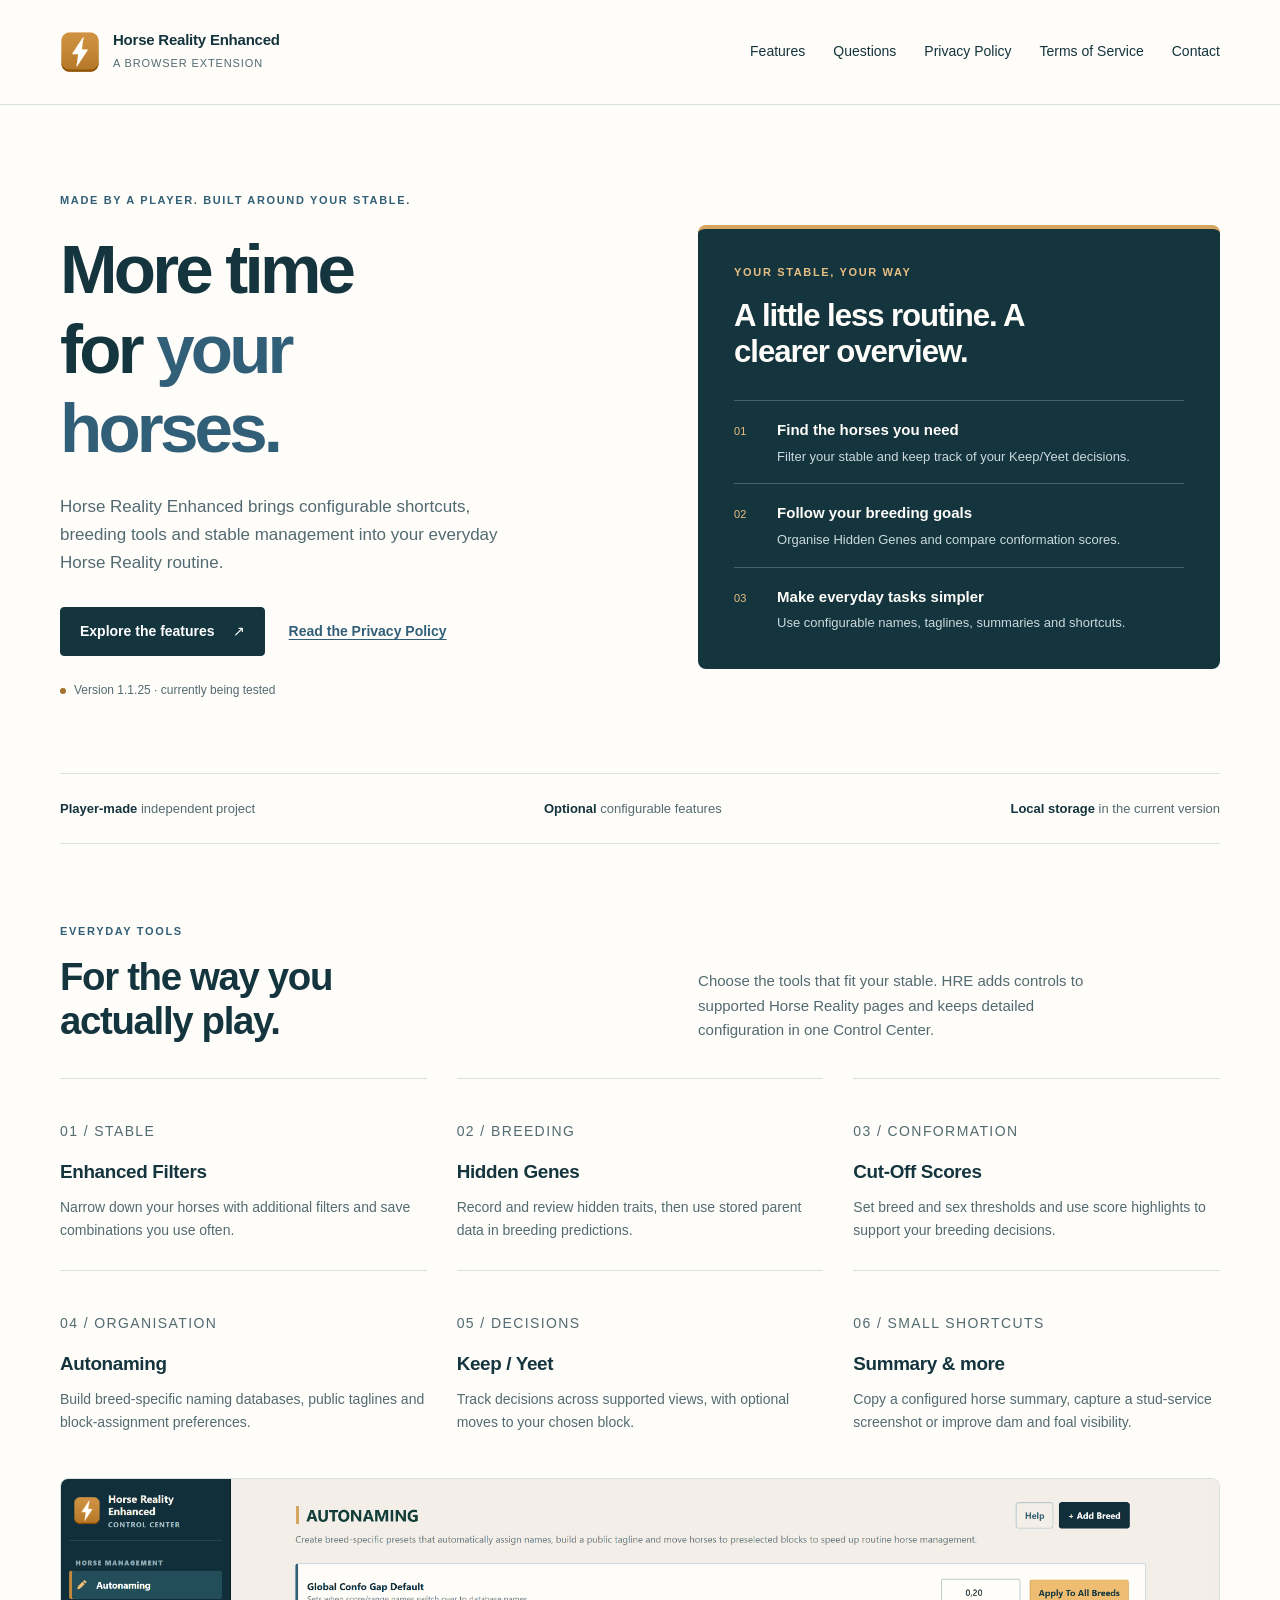
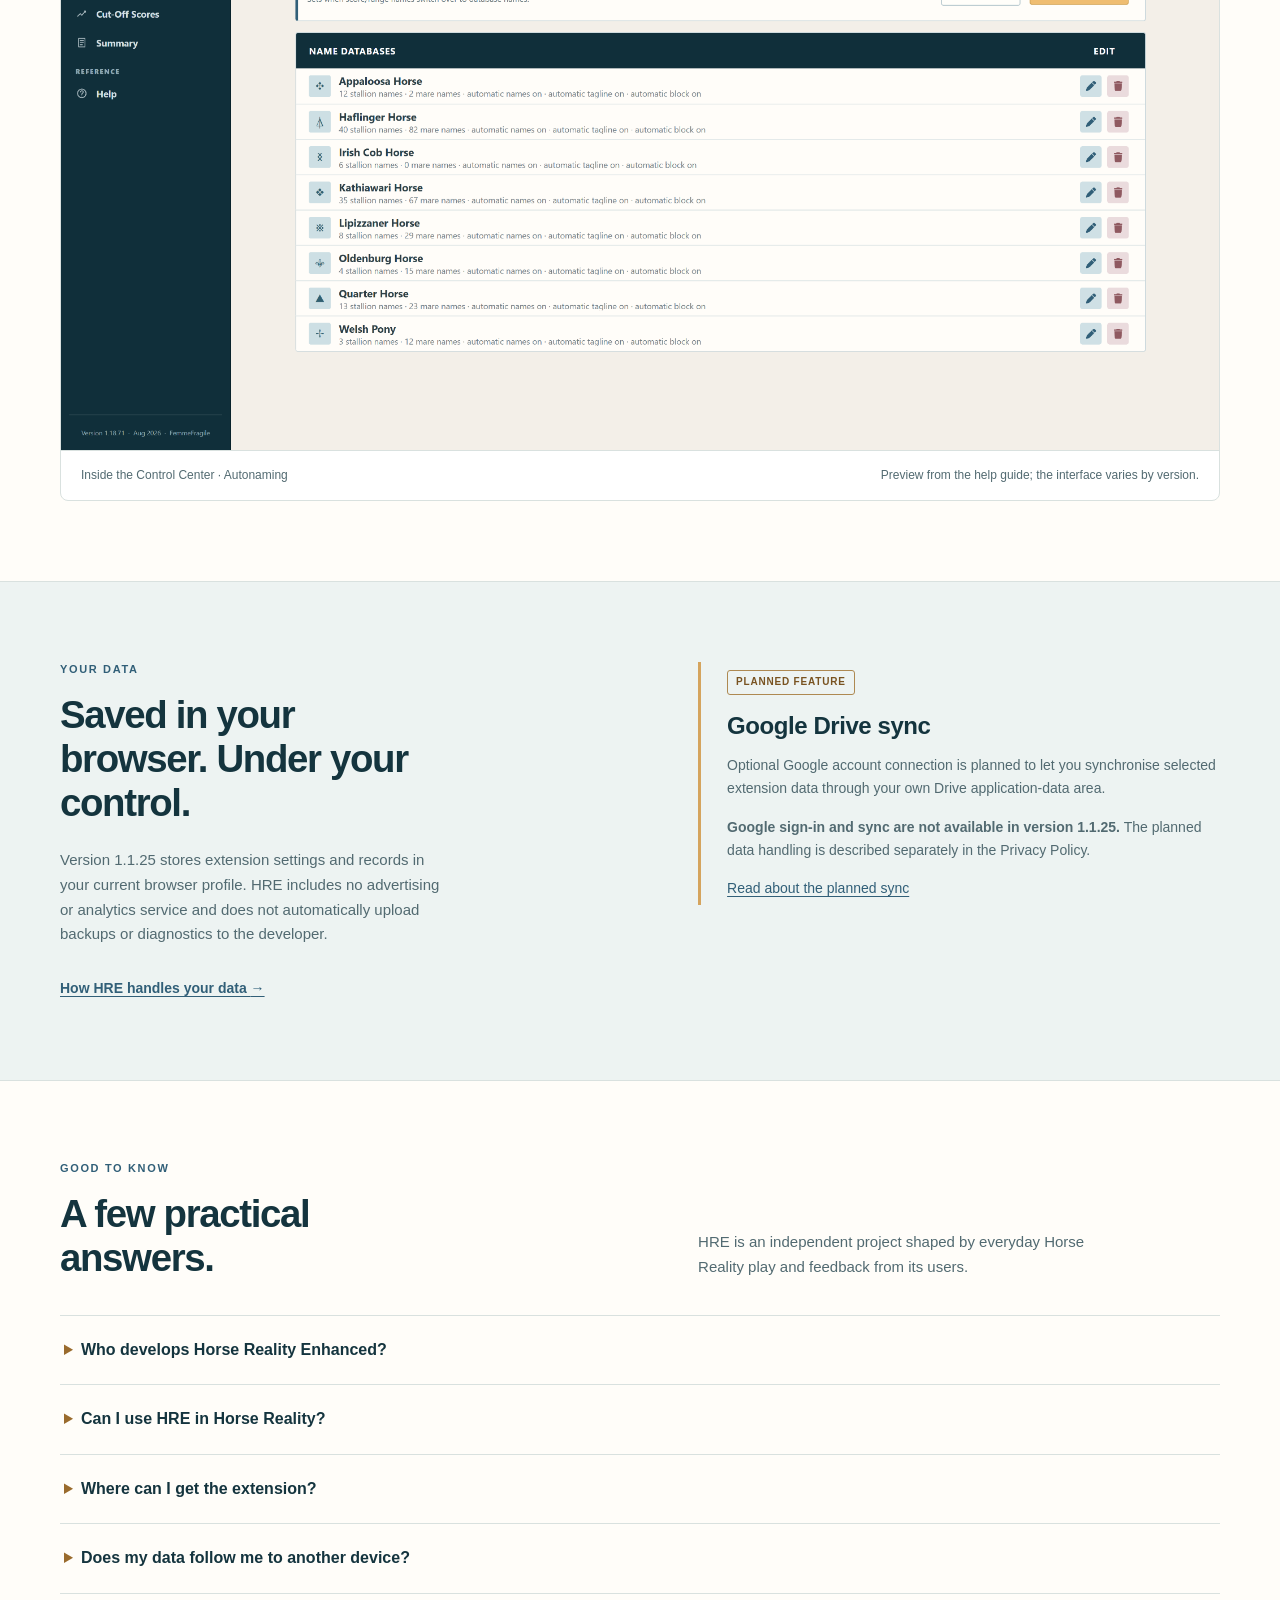
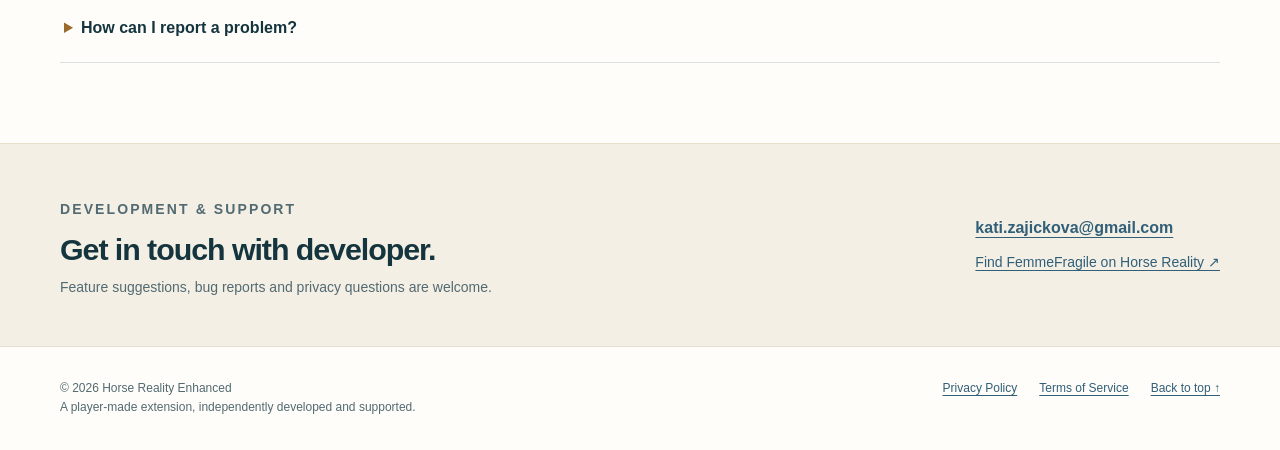
<file: index.html>
<!doctype html>
<html lang="en">
<head>
  <meta charset="utf-8">
  <meta name="viewport" content="width=device-width, initial-scale=1">
  <meta name="description" content="Horse Reality Enhanced is a player-made browser extension. Explore tools for horse management, breeding and conformation, and learn how HRE handles your data.">
  <meta name="theme-color" content="#14343e">
  <meta name="referrer" content="strict-origin-when-cross-origin">
  <meta http-equiv="Content-Security-Policy" content="default-src 'none'; style-src 'self'; img-src 'self'; script-src 'none'; base-uri 'self'; form-action 'none'">
  <!-- Paste your exact Google Search Console verification meta tag here when supplied. -->
  <title>Horse Reality Enhanced</title>
  <link rel="canonical" href="https://femmefragile.github.io/">
  <link rel="icon" type="image/png" href="assets/hre-icon.png">
  <link rel="stylesheet" href="assets/styles.css">
</head>
<body id="top">
  <a class="skip-link" href="#main">Skip to content</a>
  <header class="site-header">
    <div class="container header-inner">
      <a class="brand" href="index.html" aria-label="Horse Reality Enhanced home">
        <img src="assets/hre-icon.png" width="40" height="40" alt="">
        <span><span class="brand-name">Horse Reality Enhanced</span><span class="brand-sub">A browser extension</span></span>
      </a>
      <nav class="nav" aria-label="Main navigation">
        <a href="#features">Features</a><a href="#questions">Questions</a><a href="privacy.html">Privacy Policy</a><a href="terms.html">Terms of Service</a><a href="#contact">Contact</a>
      </nav>
    </div>
  </header>
  <main id="main">
    <div class="container">
      <section class="hero" aria-labelledby="hero-title">
        <div>
          <p class="eyebrow">Made by a player. Built around your stable.</p>
          <h1 id="hero-title">More time for <span>your horses.</span></h1>
          <p class="lead">Horse Reality Enhanced brings configurable shortcuts, breeding tools and stable management into your everyday Horse Reality routine.</p>
          <div class="actions"><a class="button" href="#features">Explore the features <span aria-hidden="true">↗</span></a><a class="text-link" href="privacy.html">Read the Privacy Policy</a></div>
          <p class="release-note">Version 1.1.25 · currently being tested</p>
        </div>
        <aside class="hero-panel" aria-label="What HRE helps with">
          <p class="eyebrow">Your stable, your way</p>
          <h2>A little less routine. A clearer overview.</h2>
          <ol class="panel-list">
            <li><span class="panel-number" aria-hidden="true">01</span><div><strong>Find the horses you need</strong><p>Filter your stable and keep track of your Keep/Yeet decisions.</p></div></li>
            <li><span class="panel-number" aria-hidden="true">02</span><div><strong>Follow your breeding goals</strong><p>Organise Hidden Genes and compare conformation scores.</p></div></li>
            <li><span class="panel-number" aria-hidden="true">03</span><div><strong>Make everyday tasks simpler</strong><p>Use configurable names, taglines, summaries and shortcuts.</p></div></li>
          </ol>
        </aside>
      </section>
      <div class="principles" aria-label="Project principles"><span><strong>Player-made</strong> independent project</span><span><strong>Optional</strong> configurable features</span><span><strong>Local storage</strong> in the current version</span></div>
      <section class="section" id="features" aria-labelledby="features-title">
        <div class="section-head"><div><p class="eyebrow">Everyday tools</p><h2 id="features-title">For the way you actually play.</h2></div><p>Choose the tools that fit your stable. HRE adds controls to supported Horse Reality pages and keeps detailed configuration in one Control Center.</p></div>
        <div class="feature-grid">
          <article class="feature"><p class="feature-number">01 / STABLE</p><h3>Enhanced Filters</h3><p>Narrow down your horses with additional filters and save combinations you use often.</p></article>
          <article class="feature"><p class="feature-number">02 / BREEDING</p><h3>Hidden Genes</h3><p>Record and review hidden traits, then use stored parent data in breeding predictions.</p></article>
          <article class="feature"><p class="feature-number">03 / CONFORMATION</p><h3>Cut-Off Scores</h3><p>Set breed and sex thresholds and use score highlights to support your breeding decisions.</p></article>
          <article class="feature"><p class="feature-number">04 / ORGANISATION</p><h3>Autonaming</h3><p>Build breed-specific naming databases, public taglines and block-assignment preferences.</p></article>
          <article class="feature"><p class="feature-number">05 / DECISIONS</p><h3>Keep / Yeet</h3><p>Track decisions across supported views, with optional moves to your chosen block.</p></article>
          <article class="feature"><p class="feature-number">06 / SMALL SHORTCUTS</p><h3>Summary &amp; more</h3><p>Copy a configured horse summary, capture a stud-service screenshot or improve dam and foal visibility.</p></article>
        </div>
        <figure class="preview"><a href="assets/control-center.webp" target="_blank" rel="noopener" aria-label="Open the Control Center preview at full size in a new tab"><img src="assets/control-center.webp" width="2048" height="1009" loading="lazy" alt="HRE Control Center showing the Autonaming module, a conformation gap setting and naming databases for several breeds."></a><figcaption><span>Inside the Control Center · Autonaming</span><span>Preview from the help guide; the interface varies by version.</span></figcaption></figure>
      </section>
    </div>
    <section class="privacy-band" aria-labelledby="privacy-title"><div class="container section two-column">
      <div><p class="eyebrow">Your data</p><h2 id="privacy-title">Saved in your browser. Under your control.</h2><p class="body-copy">Version 1.1.25 stores extension settings and records in your current browser profile. HRE includes no advertising or analytics service and does not automatically upload backups or diagnostics to the developer.</p><div class="actions"><a class="text-link" href="privacy.html">How HRE handles your data <span aria-hidden="true">→</span></a></div></div>
      <div class="sync-note"><span class="badge">Planned feature</span><h3>Google Drive sync</h3><p>Optional Google account connection is planned to let you synchronise selected extension data through your own Drive application-data area.</p><p><strong>Google sign-in and sync are not available in version 1.1.25.</strong> The planned data handling is described separately in the Privacy Policy.</p><p><a href="privacy.html#google-sync">Read about the planned sync</a></p></div>
    </div></section>
    <section class="container section" id="questions" aria-labelledby="questions-title">
      <div class="section-head"><div><p class="eyebrow">Good to know</p><h2 id="questions-title">A few practical answers.</h2></div><p>HRE is an independent project shaped by everyday Horse Reality play and feedback from its users.</p></div>
      <div class="faq">
        <details><summary>Who develops Horse Reality Enhanced?</summary><p>HRE is developed, a Horse Reality player. The Horse Reality team is not involved in its development, maintenance or support.</p></details>
        <details><summary>Can I use HRE in Horse Reality?</summary><p>Use of Horse Reality Enhanced was approved by the Horse Reality team in October 2026. Players will not receive in-game penalties for using this approved extension. HRE does not bypass or unlock paid Horse Reality features.</p></details>
        <details><summary>Where can I get the extension?</summary><p>Version 1.1.25 is currently being tested. <a href="#contact">Contact the developer</a> for information about availability.</p></details>
        <details><summary>Does my data follow me to another device?</summary><p>Not in version 1.1.25. Data stays in the browser profile where you use HRE; local backup export and import are available. Optional Google Drive sync is planned. Read the <a href="privacy.html#google-sync">planned sync disclosure</a> for details.</p></details>
        <details><summary>How can I report a problem?</summary><p><a href="#contact">Contact the developer</a> with the HRE version, the affected feature and the steps that caused the problem. If you choose to include a diagnostic export or screenshot, review it before sharing. HRE does not send these files automatically.</p></details>
      </div>
    </section>
    <section class="contact-band" id="contact" aria-labelledby="contact-title"><div class="container contact-inner"><div><p class="eyebrow">Development &amp; support</p><h2 id="contact-title">Get in touch with developer.</h2><p>Feature suggestions, bug reports and privacy questions are welcome.</p></div><div><a class="email-link" href="mailto:kati.zajickova@gmail.com">kati.zajickova@gmail.com</a><p><a href="https://v2.horsereality.com/user/380761">Find FemmeFragile on Horse Reality ↗</a></p></div></div></section>
  </main>
  <footer class="site-footer"><div class="container footer-inner"><p>© 2026 Horse Reality Enhanced<br>A player-made extension, independently developed and supported.</p><nav class="footer-links" aria-label="Footer navigation"><a href="privacy.html">Privacy Policy</a><a href="terms.html">Terms of Service</a><a href="#top">Back to top ↑</a></nav></div></footer>
</body>
</html>
</file>
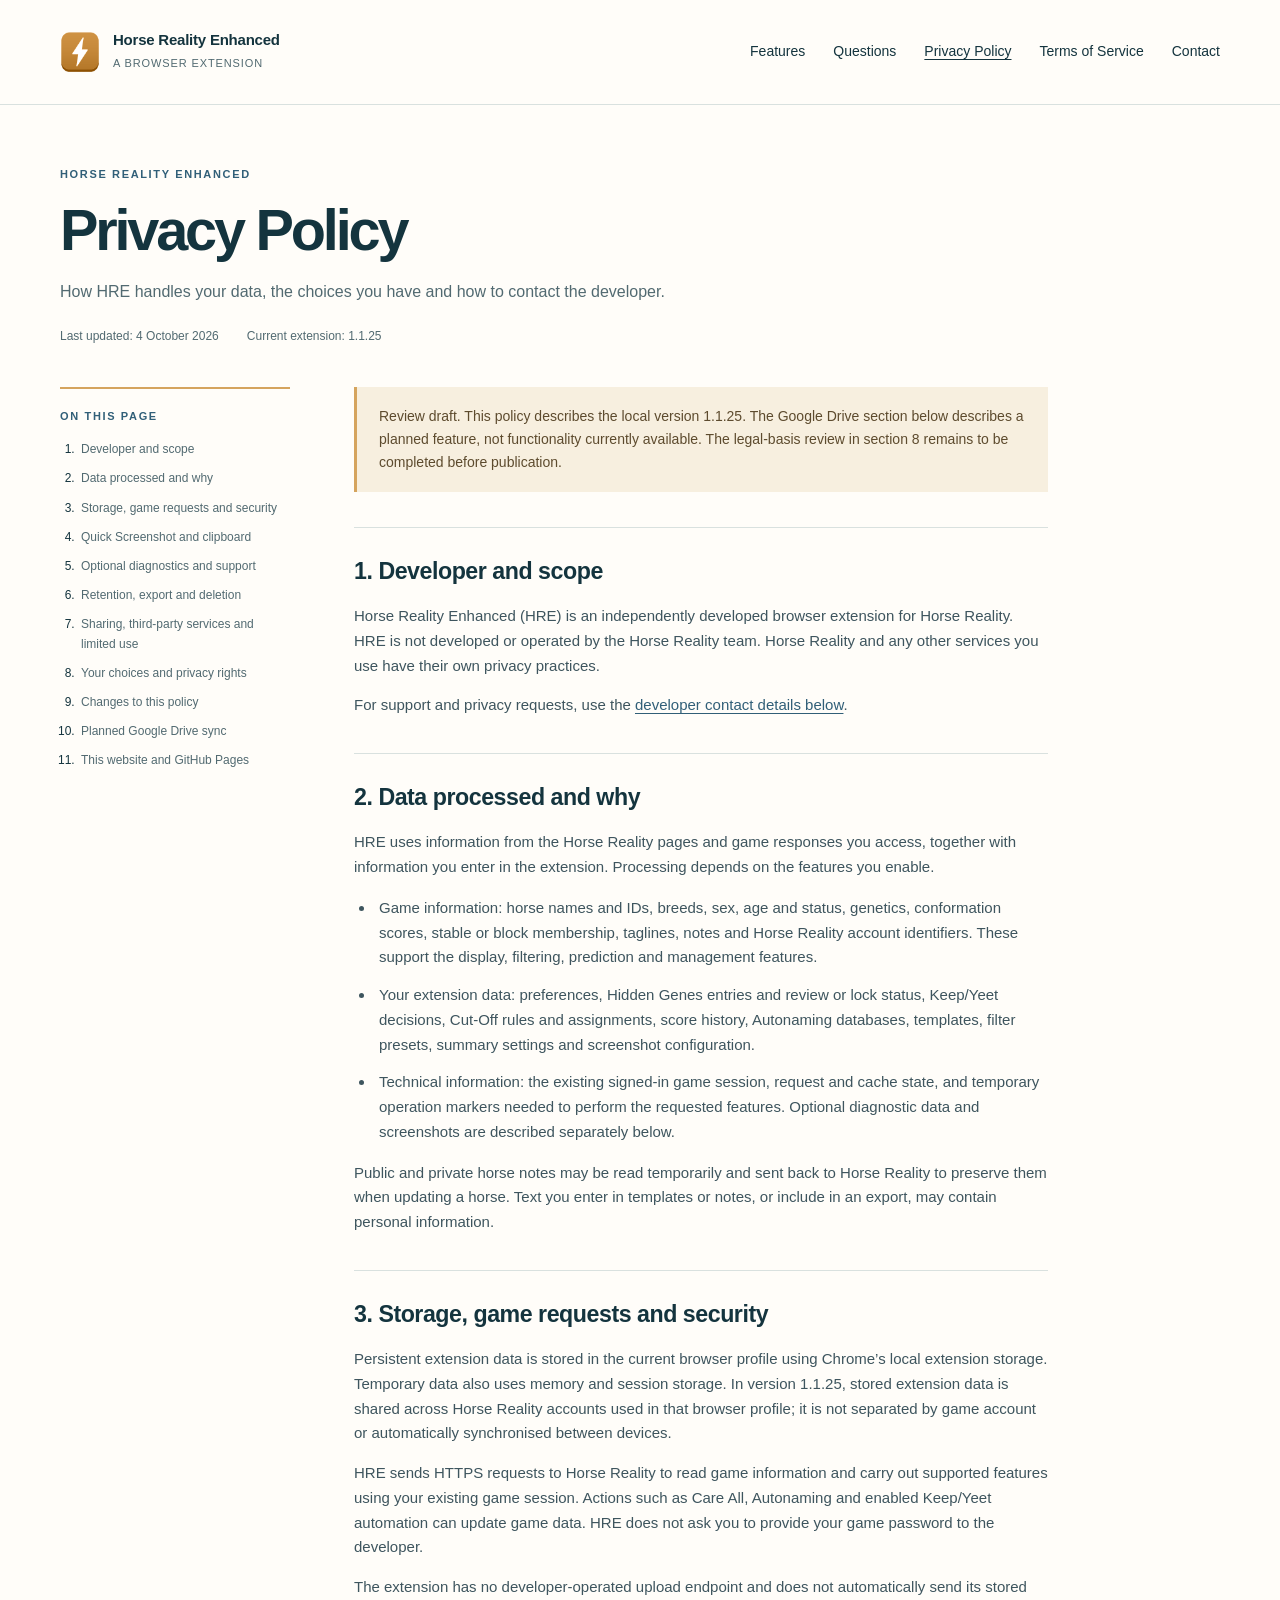
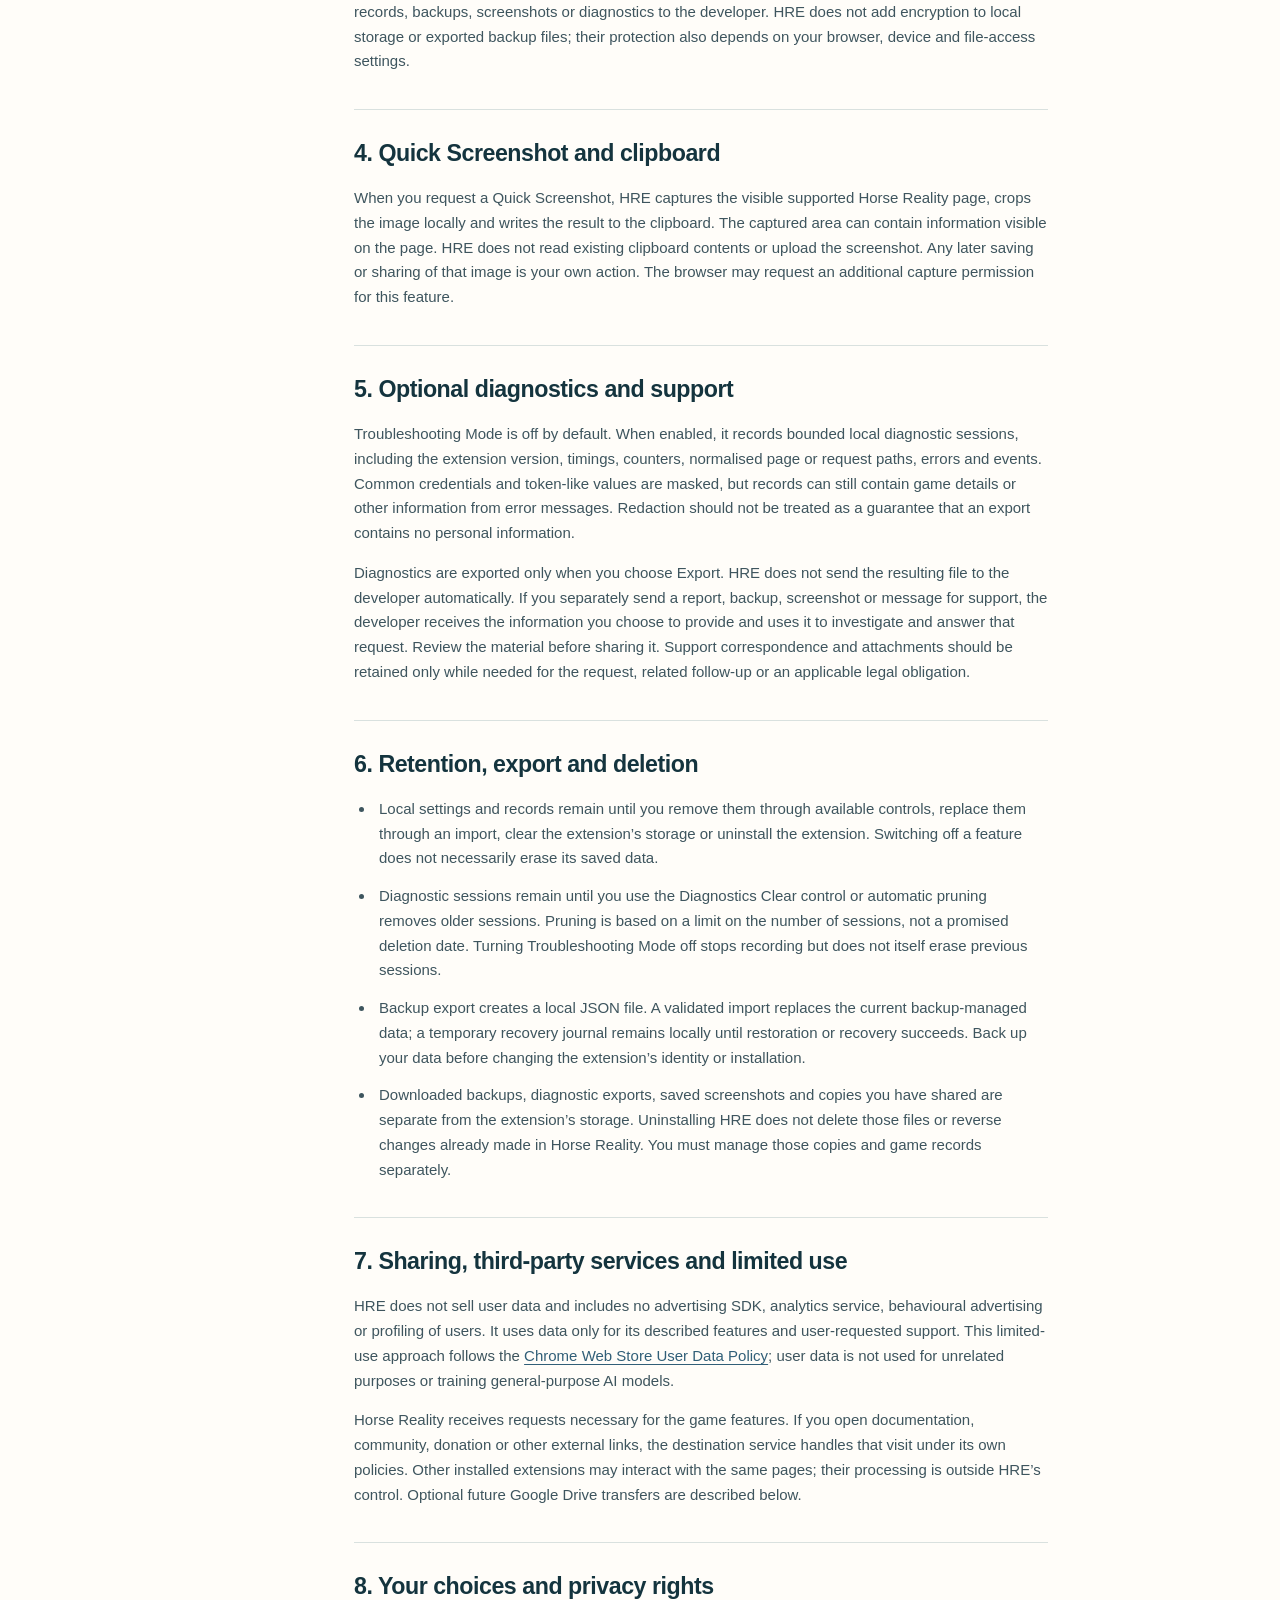
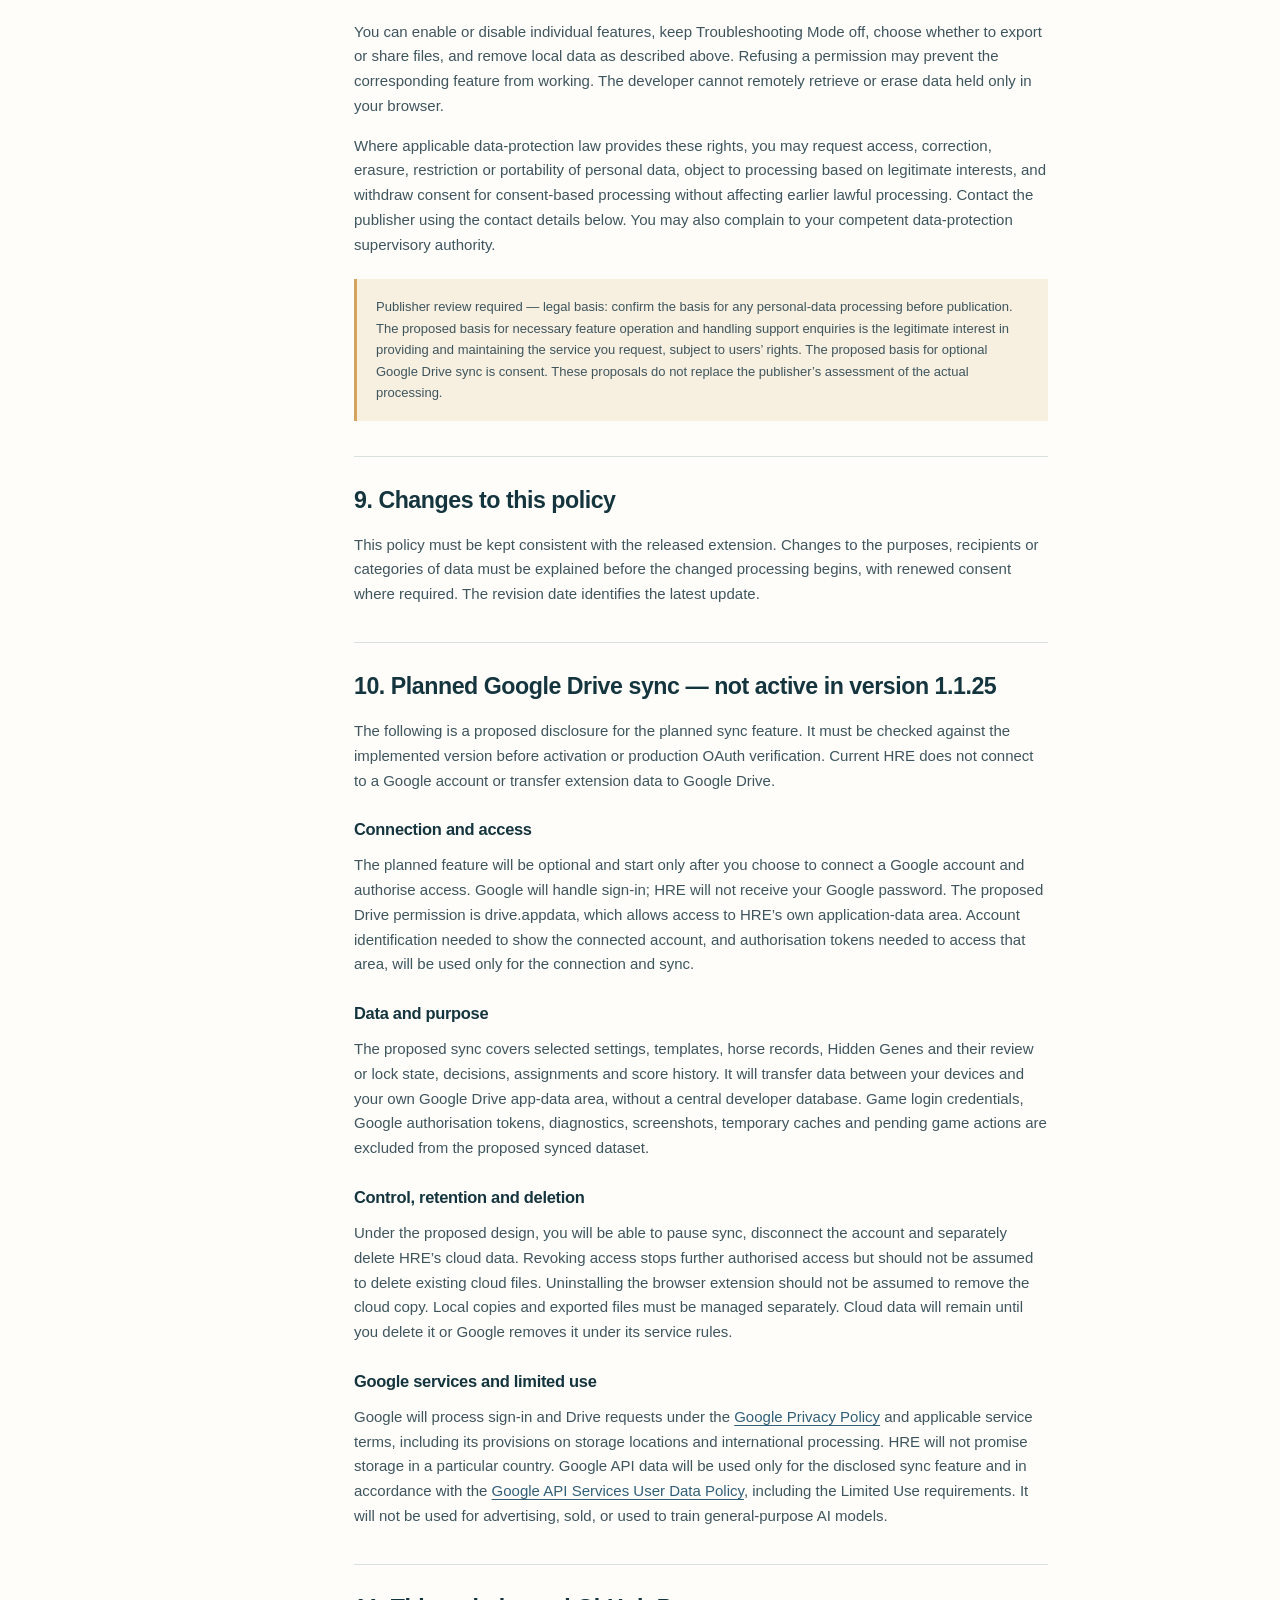
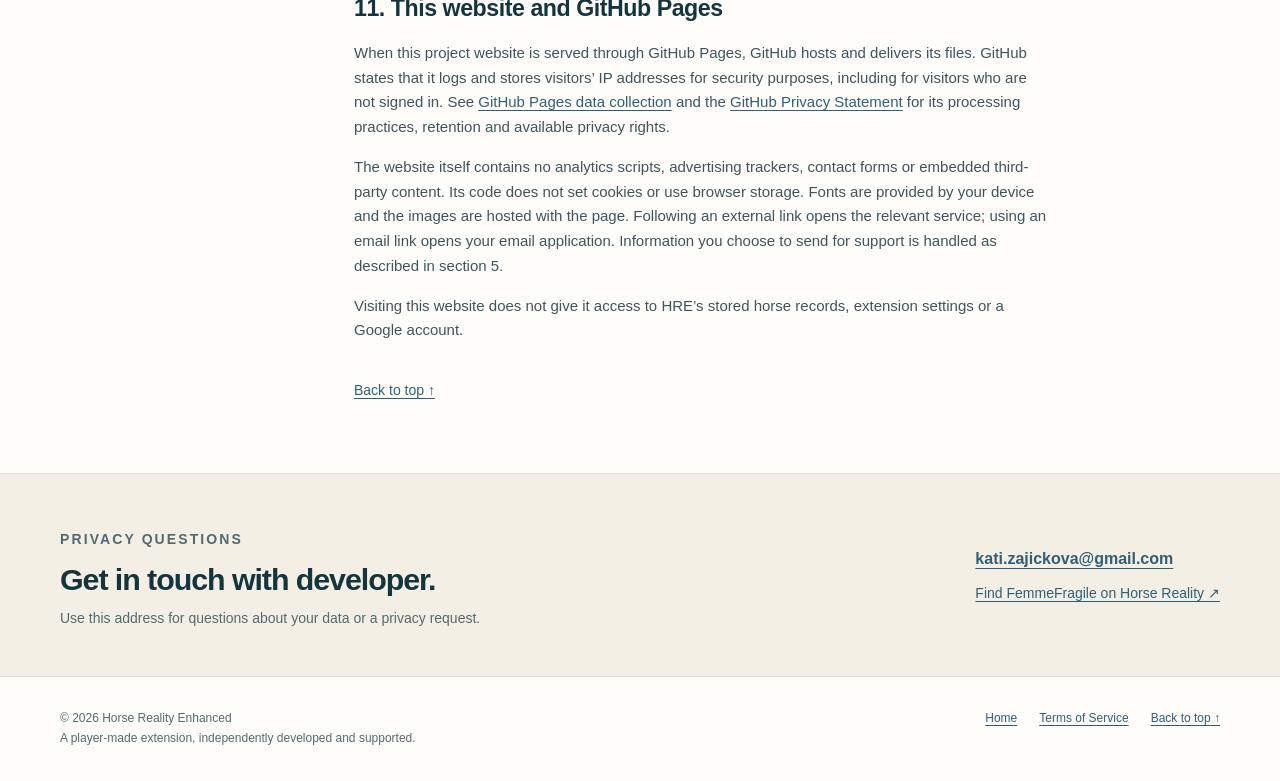
<file: privacy.html>
<!doctype html>
<html lang="en">
<head>
  <meta charset="utf-8">
  <meta name="viewport" content="width=device-width, initial-scale=1">
  <meta name="description" content="Privacy Policy for Horse Reality Enhanced: local data, screenshots, diagnostics, deletion and planned optional Google Drive sync.">
  <meta name="theme-color" content="#14343e">
  <meta name="referrer" content="strict-origin-when-cross-origin">
  <meta http-equiv="Content-Security-Policy" content="default-src 'none'; style-src 'self'; img-src 'self'; script-src 'none'; base-uri 'self'; form-action 'none'">
  <title>Privacy Policy · Horse Reality Enhanced</title>
  <link rel="canonical" href="https://femmefragile.github.io/privacy.html">
  <link rel="icon" type="image/png" href="assets/hre-icon.png">
  <link rel="stylesheet" href="assets/styles.css">
</head>
<body id="top">
<a class="skip-link" href="#main">Skip to content</a>
<header class="site-header"><div class="container header-inner">
  <a class="brand" href="index.html" aria-label="Horse Reality Enhanced home"><img src="assets/hre-icon.png" width="40" height="40" alt=""><span><span class="brand-name">Horse Reality Enhanced</span><span class="brand-sub">A browser extension</span></span></a>
  <nav class="nav" aria-label="Main navigation"><a href="index.html#features">Features</a><a href="index.html#questions">Questions</a><a href="privacy.html" aria-current="page">Privacy Policy</a><a href="terms.html">Terms of Service</a><a href="index.html#contact">Contact</a></nav>
</div></header>
<main class="container" id="main">
  <div class="page-intro"><p class="eyebrow">Horse Reality Enhanced</p><h1>Privacy Policy</h1><p class="lead">How HRE handles your data, the choices you have and how to contact the developer.</p><div class="policy-meta"><span>Last updated: <time datetime="2026-10-04">4 October 2026</time></span><span>Current extension: 1.1.25</span></div></div>
  <div class="policy-layout">
    <nav class="toc" aria-label="Privacy Policy contents"><p class="eyebrow">On this page</p><ol><li><a href="#developer">Developer and scope</a></li>
<li><a href="#data">Data processed and why</a></li>
<li><a href="#storage">Storage, game requests and security</a></li>
<li><a href="#screenshots">Quick Screenshot and clipboard</a></li>
<li><a href="#diagnostics">Optional diagnostics and support</a></li>
<li><a href="#deletion">Retention, export and deletion</a></li>
<li><a href="#sharing">Sharing, third-party services and limited use</a></li>
<li><a href="#rights">Your choices and privacy rights</a></li>
<li><a href="#changes">Changes to this policy</a></li>
<li><a href="#google-sync">Planned Google Drive sync</a></li>
<li><a href="#website">This website and GitHub Pages</a></li></ol></nav>
    <div class="policy-copy">
      <aside class="notice" aria-label="Policy status">Review draft. This policy describes the local version 1.1.25. The Google Drive section below describes a planned feature, not functionality currently available. The legal-basis review in section 8 remains to be completed before publication.</aside>
<section class="policy-section" id="developer" aria-labelledby="developer-title"><h2 id="developer-title">1. Developer and scope</h2>
<p>Horse Reality Enhanced (HRE) is an independently developed browser extension for Horse Reality. HRE is not developed or operated by the Horse Reality team. Horse Reality and any other services you use have their own privacy practices.</p>
<p>For support and privacy requests, use the <a href="#contact">developer contact details below</a>.</p>
</section>
<section class="policy-section" id="data" aria-labelledby="data-title"><h2 id="data-title">2. Data processed and why</h2>
<p>HRE uses information from the Horse Reality pages and game responses you access, together with information you enter in the extension. Processing depends on the features you enable.</p>
<ul>
<li>Game information: horse names and IDs, breeds, sex, age and status, genetics, conformation scores, stable or block membership, taglines, notes and Horse Reality account identifiers. These support the display, filtering, prediction and management features.</li>
<li>Your extension data: preferences, Hidden Genes entries and review or lock status, Keep/Yeet decisions, Cut-Off rules and assignments, score history, Autonaming databases, templates, filter presets, summary settings and screenshot configuration.</li>
<li>Technical information: the existing signed-in game session, request and cache state, and temporary operation markers needed to perform the requested features. Optional diagnostic data and screenshots are described separately below.</li>
</ul>
<p>Public and private horse notes may be read temporarily and sent back to Horse Reality to preserve them when updating a horse. Text you enter in templates or notes, or include in an export, may contain personal information.</p>
</section>
<section class="policy-section" id="storage" aria-labelledby="storage-title"><h2 id="storage-title">3. Storage, game requests and security</h2>
<p>Persistent extension data is stored in the current browser profile using Chrome’s local extension storage. Temporary data also uses memory and session storage. In version 1.1.25, stored extension data is shared across Horse Reality accounts used in that browser profile; it is not separated by game account or automatically synchronised between devices.</p>
<p>HRE sends HTTPS requests to Horse Reality to read game information and carry out supported features using your existing game session. Actions such as Care All, Autonaming and enabled Keep/Yeet automation can update game data. HRE does not ask you to provide your game password to the developer.</p>
<p>The extension has no developer-operated upload endpoint and does not automatically send its stored records, backups, screenshots or diagnostics to the developer. HRE does not add encryption to local storage or exported backup files; their protection also depends on your browser, device and file-access settings.</p>
</section>
<section class="policy-section" id="screenshots" aria-labelledby="screenshots-title"><h2 id="screenshots-title">4. Quick Screenshot and clipboard</h2>
<p>When you request a Quick Screenshot, HRE captures the visible supported Horse Reality page, crops the image locally and writes the result to the clipboard. The captured area can contain information visible on the page. HRE does not read existing clipboard contents or upload the screenshot. Any later saving or sharing of that image is your own action. The browser may request an additional capture permission for this feature.</p>
</section>
<section class="policy-section" id="diagnostics" aria-labelledby="diagnostics-title"><h2 id="diagnostics-title">5. Optional diagnostics and support</h2>
<p>Troubleshooting Mode is off by default. When enabled, it records bounded local diagnostic sessions, including the extension version, timings, counters, normalised page or request paths, errors and events. Common credentials and token-like values are masked, but records can still contain game details or other information from error messages. Redaction should not be treated as a guarantee that an export contains no personal information.</p>
<p>Diagnostics are exported only when you choose Export. HRE does not send the resulting file to the developer automatically. If you separately send a report, backup, screenshot or message for support, the developer receives the information you choose to provide and uses it to investigate and answer that request. Review the material before sharing it. Support correspondence and attachments should be retained only while needed for the request, related follow-up or an applicable legal obligation.</p>
</section>
<section class="policy-section" id="deletion" aria-labelledby="deletion-title"><h2 id="deletion-title">6. Retention, export and deletion</h2>
<ul>
<li>Local settings and records remain until you remove them through available controls, replace them through an import, clear the extension’s storage or uninstall the extension. Switching off a feature does not necessarily erase its saved data.</li>
<li>Diagnostic sessions remain until you use the Diagnostics Clear control or automatic pruning removes older sessions. Pruning is based on a limit on the number of sessions, not a promised deletion date. Turning Troubleshooting Mode off stops recording but does not itself erase previous sessions.</li>
<li>Backup export creates a local JSON file. A validated import replaces the current backup-managed data; a temporary recovery journal remains locally until restoration or recovery succeeds. Back up your data before changing the extension’s identity or installation.</li>
<li>Downloaded backups, diagnostic exports, saved screenshots and copies you have shared are separate from the extension’s storage. Uninstalling HRE does not delete those files or reverse changes already made in Horse Reality. You must manage those copies and game records separately.</li>
</ul>
</section>
<section class="policy-section" id="sharing" aria-labelledby="sharing-title"><h2 id="sharing-title">7. Sharing, third-party services and limited use</h2>
<p>HRE does not sell user data and includes no advertising SDK, analytics service, behavioural advertising or profiling of users. It uses data only for its described features and user-requested support. This limited-use approach follows the <a href="https://developer.chrome.com/docs/webstore/program-policies/limited-use">Chrome Web Store User Data Policy</a>; user data is not used for unrelated purposes or training general-purpose AI models.</p>
<p>Horse Reality receives requests necessary for the game features. If you open documentation, community, donation or other external links, the destination service handles that visit under its own policies. Other installed extensions may interact with the same pages; their processing is outside HRE’s control. Optional future Google Drive transfers are described below.</p>
</section>
<section class="policy-section" id="rights" aria-labelledby="rights-title"><h2 id="rights-title">8. Your choices and privacy rights</h2>
<p>You can enable or disable individual features, keep Troubleshooting Mode off, choose whether to export or share files, and remove local data as described above. Refusing a permission may prevent the corresponding feature from working. The developer cannot remotely retrieve or erase data held only in your browser.</p>
<p>Where applicable data-protection law provides these rights, you may request access, correction, erasure, restriction or portability of personal data, object to processing based on legitimate interests, and withdraw consent for consent-based processing without affecting earlier lawful processing. Contact the publisher using the contact details below. You may also complain to your competent data-protection supervisory authority.</p>
<p class="review-note">Publisher review required — legal basis: confirm the basis for any personal-data processing before publication. The proposed basis for necessary feature operation and handling support enquiries is the legitimate interest in providing and maintaining the service you request, subject to users’ rights. The proposed basis for optional Google Drive sync is consent. These proposals do not replace the publisher’s assessment of the actual processing.</p>
</section>
<section class="policy-section" id="changes" aria-labelledby="changes-title"><h2 id="changes-title">9. Changes to this policy</h2>
<p>This policy must be kept consistent with the released extension. Changes to the purposes, recipients or categories of data must be explained before the changed processing begins, with renewed consent where required. The revision date identifies the latest update.</p>
</section>
<section class="policy-section" id="google-sync" aria-labelledby="google-sync-title"><h2 id="google-sync-title">10. Planned Google Drive sync — not active in version 1.1.25</h2>
<p>The following is a proposed disclosure for the planned sync feature. It must be checked against the implemented version before activation or production OAuth verification. Current HRE does not connect to a Google account or transfer extension data to Google Drive.</p>
<h3>Connection and access</h3>
<p>The planned feature will be optional and start only after you choose to connect a Google account and authorise access. Google will handle sign-in; HRE will not receive your Google password. The proposed Drive permission is drive.appdata, which allows access to HRE’s own application-data area. Account identification needed to show the connected account, and authorisation tokens needed to access that area, will be used only for the connection and sync.</p>
<h3>Data and purpose</h3>
<p>The proposed sync covers selected settings, templates, horse records, Hidden Genes and their review or lock state, decisions, assignments and score history. It will transfer data between your devices and your own Google Drive app-data area, without a central developer database. Game login credentials, Google authorisation tokens, diagnostics, screenshots, temporary caches and pending game actions are excluded from the proposed synced dataset.</p>
<h3>Control, retention and deletion</h3>
<p>Under the proposed design, you will be able to pause sync, disconnect the account and separately delete HRE’s cloud data. Revoking access stops further authorised access but should not be assumed to delete existing cloud files. Uninstalling the browser extension should not be assumed to remove the cloud copy. Local copies and exported files must be managed separately. Cloud data will remain until you delete it or Google removes it under its service rules.</p>
<h3>Google services and limited use</h3>
<p>Google will process sign-in and Drive requests under the <a href="https://policies.google.com/privacy">Google Privacy Policy</a> and applicable service terms, including its provisions on storage locations and international processing. HRE will not promise storage in a particular country. Google API data will be used only for the disclosed sync feature and in accordance with the <a href="https://developers.google.com/terms/api-services-user-data-policy">Google API Services User Data Policy</a>, including the Limited Use requirements. It will not be used for advertising, sold, or used to train general-purpose AI models.</p>
</section>
<section class="policy-section" id="website" aria-labelledby="website-title">
<h2 id="website-title">11. This website and GitHub Pages</h2>
<p>When this project website is served through GitHub Pages, GitHub hosts and delivers its files. GitHub states that it logs and stores visitors’ IP addresses for security purposes, including for visitors who are not signed in. See <a href="https://docs.github.com/en/pages/getting-started-with-github-pages/what-is-github-pages#data-collection">GitHub Pages data collection</a> and the <a href="https://docs.github.com/en/site-policy/privacy-policies/github-general-privacy-statement">GitHub Privacy Statement</a> for its processing practices, retention and available privacy rights.</p>
<p>The website itself contains no analytics scripts, advertising trackers, contact forms or embedded third-party content. Its code does not set cookies or use browser storage. Fonts are provided by your device and the images are hosted with the page. Following an external link opens the relevant service; using an email link opens your email application. Information you choose to send for support is handled as described in section 5.</p>
<p>Visiting this website does not give it access to HRE’s stored horse records, extension settings or a Google account.</p>
</section>
      <a class="back-link" href="#top">Back to top ↑</a>
    </div>
  </div>
</main>
<section class="contact-band" id="contact" aria-labelledby="privacy-contact-title"><div class="container contact-inner"><div><p class="eyebrow">Privacy questions</p><h2 id="privacy-contact-title">Get in touch with developer.</h2><p>Use this address for questions about your data or a privacy request.</p></div><div><a class="email-link" href="mailto:kati.zajickova@gmail.com">kati.zajickova@gmail.com</a><p><a href="https://v2.horsereality.com/user/380761">Find FemmeFragile on Horse Reality ↗</a></p></div></div></section>
<footer class="site-footer"><div class="container footer-inner"><p>© 2026 Horse Reality Enhanced<br>A player-made extension, independently developed and supported.</p><nav class="footer-links" aria-label="Footer navigation"><a href="index.html">Home</a><a href="terms.html">Terms of Service</a><a href="#top">Back to top ↑</a></nav></div></footer>
</body>
</html>
</file>
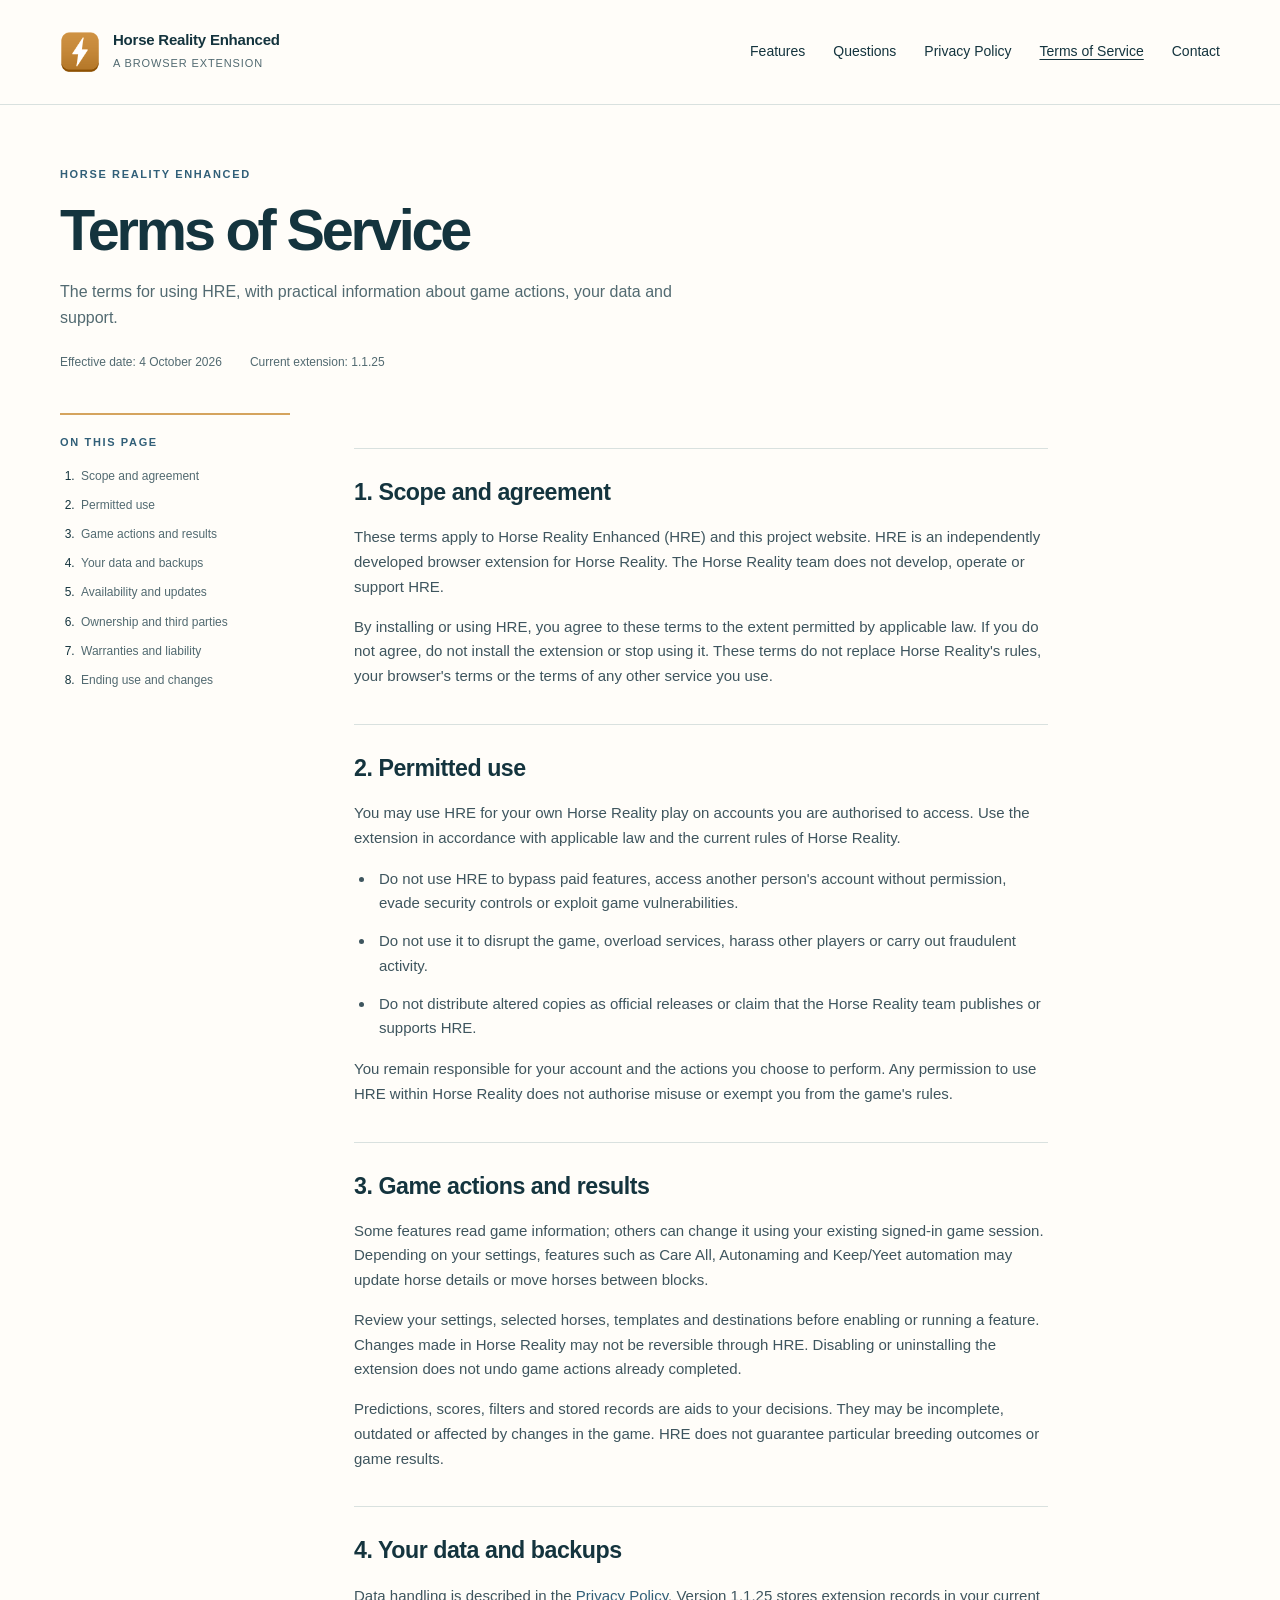
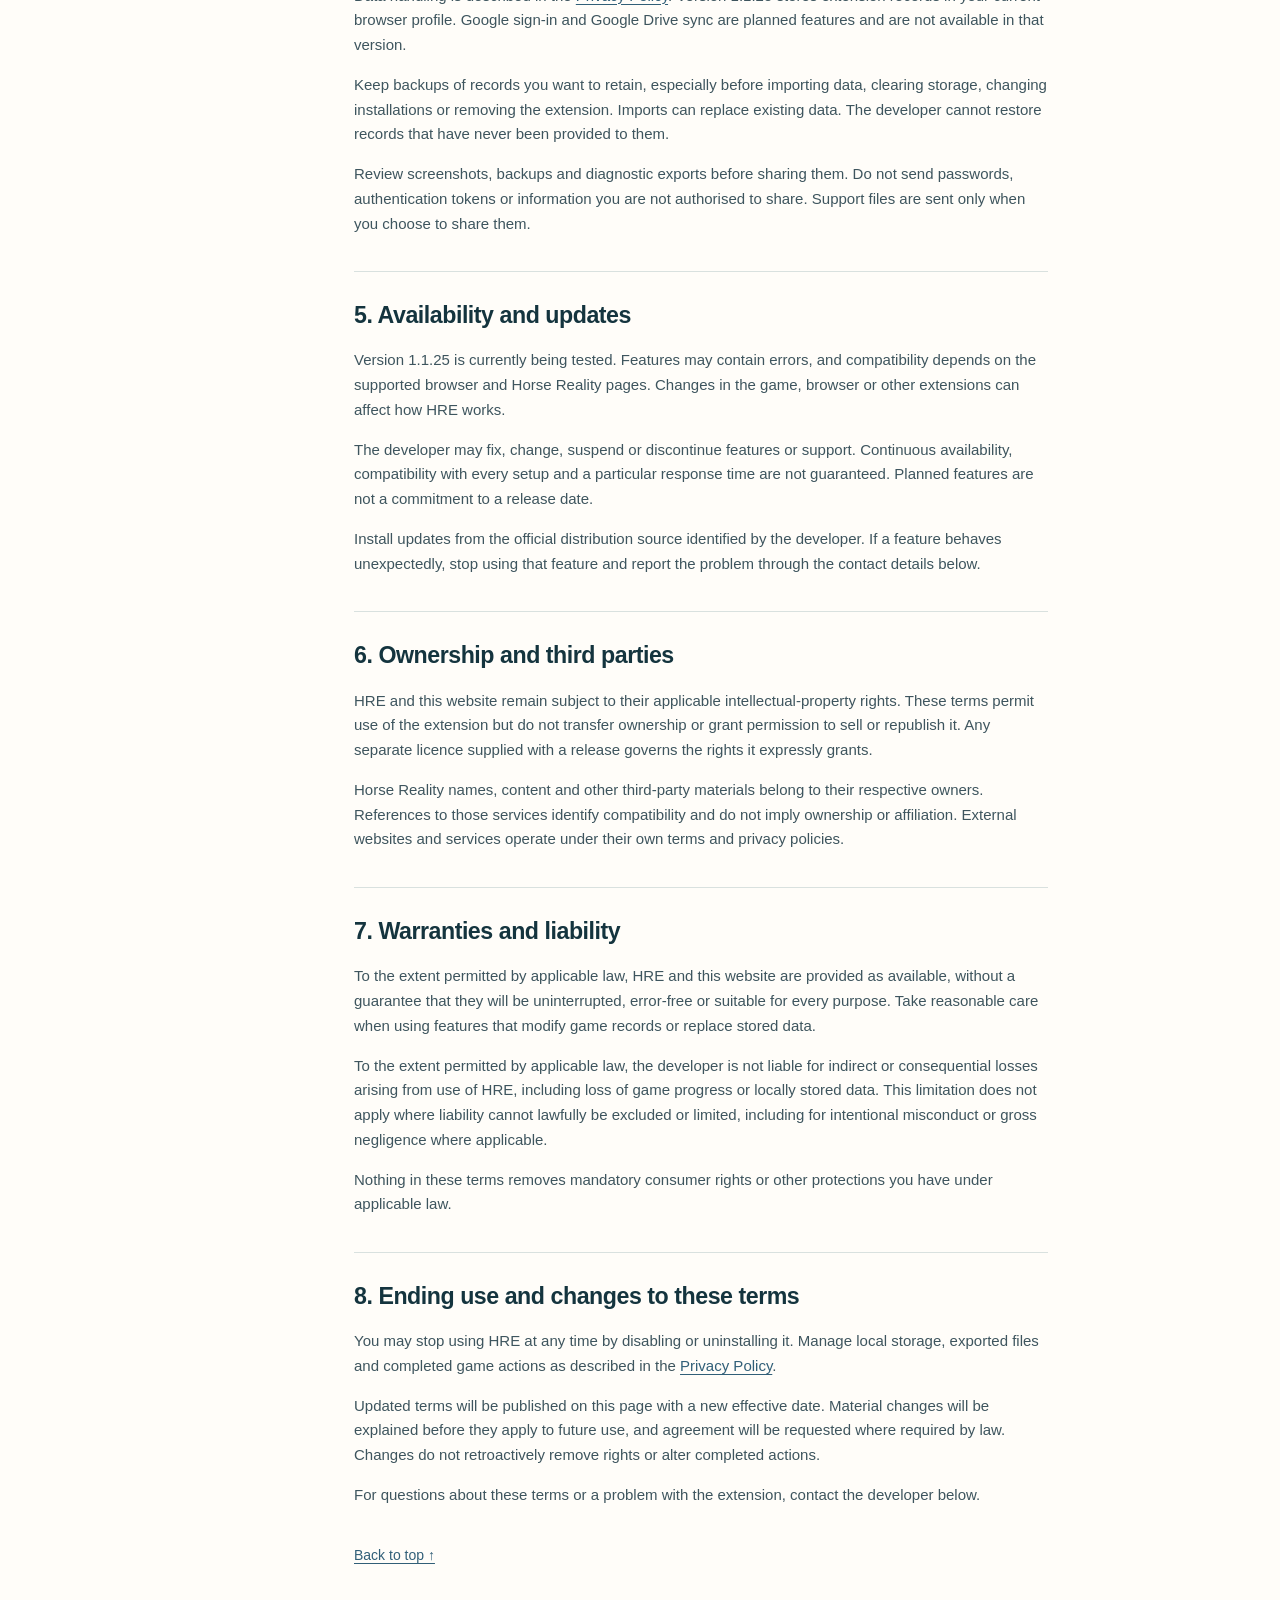
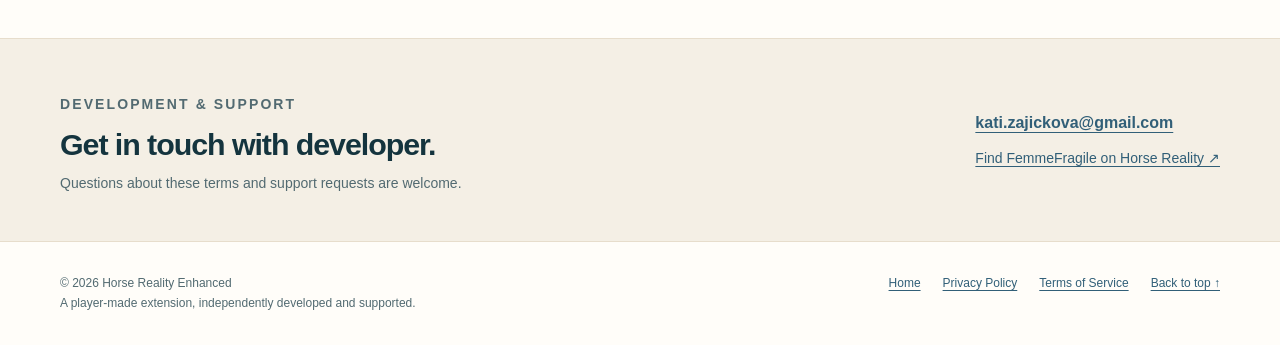
<file: terms.html>
<!doctype html>
<html lang="en">
<head>
  <meta charset="utf-8">
  <meta name="viewport" content="width=device-width, initial-scale=1">
  <meta name="description" content="Terms of Service for Horse Reality Enhanced: permitted use, game actions, backups, availability and support.">
  <meta name="theme-color" content="#14343e">
  <meta name="referrer" content="strict-origin-when-cross-origin">
  <meta http-equiv="Content-Security-Policy" content="default-src 'none'; style-src 'self'; img-src 'self'; script-src 'none'; base-uri 'self'; form-action 'none'">
  <title>Terms of Service · Horse Reality Enhanced</title>
  <link rel="canonical" href="https://femmefragile.github.io/terms.html">
  <link rel="icon" type="image/png" href="assets/hre-icon.png">
  <link rel="stylesheet" href="assets/styles.css">
</head>
<body id="top">
<a class="skip-link" href="#main">Skip to content</a>
<header class="site-header"><div class="container header-inner">
  <a class="brand" href="index.html" aria-label="Horse Reality Enhanced home"><img src="assets/hre-icon.png" width="40" height="40" alt=""><span><span class="brand-name">Horse Reality Enhanced</span><span class="brand-sub">A browser extension</span></span></a>
  <nav class="nav" aria-label="Main navigation"><a href="index.html#features">Features</a><a href="index.html#questions">Questions</a><a href="privacy.html">Privacy Policy</a><a href="terms.html" aria-current="page">Terms of Service</a><a href="#contact">Contact</a></nav>
</div></header>
<main class="container" id="main">
  <div class="page-intro"><p class="eyebrow">Horse Reality Enhanced</p><h1>Terms of Service</h1><p class="lead">The terms for using HRE, with practical information about game actions, your data and support.</p><div class="policy-meta"><span>Effective date: <time datetime="2026-10-04">4 October 2026</time></span><span>Current extension: 1.1.25</span></div></div>
  <div class="policy-layout">
    <nav class="toc" aria-label="Terms of Service contents"><p class="eyebrow">On this page</p><ol>
      <li><a href="#scope">Scope and agreement</a></li><li><a href="#use">Permitted use</a></li><li><a href="#game-actions">Game actions and results</a></li><li><a href="#data">Your data and backups</a></li><li><a href="#availability">Availability and updates</a></li><li><a href="#rights">Ownership and third parties</a></li><li><a href="#liability">Warranties and liability</a></li><li><a href="#ending">Ending use and changes</a></li>
    </ol></nav>
    <div class="policy-copy">
      <section class="policy-section" id="scope" aria-labelledby="scope-title"><h2 id="scope-title">1. Scope and agreement</h2>
        <p>These terms apply to Horse Reality Enhanced (HRE) and this project website. HRE is an independently developed browser extension for Horse Reality. The Horse Reality team does not develop, operate or support HRE.</p>
        <p>By installing or using HRE, you agree to these terms to the extent permitted by applicable law. If you do not agree, do not install the extension or stop using it. These terms do not replace Horse Reality's rules, your browser's terms or the terms of any other service you use.</p>
      </section>
      <section class="policy-section" id="use" aria-labelledby="use-title"><h2 id="use-title">2. Permitted use</h2>
        <p>You may use HRE for your own Horse Reality play on accounts you are authorised to access. Use the extension in accordance with applicable law and the current rules of Horse Reality.</p>
        <ul><li>Do not use HRE to bypass paid features, access another person's account without permission, evade security controls or exploit game vulnerabilities.</li><li>Do not use it to disrupt the game, overload services, harass other players or carry out fraudulent activity.</li><li>Do not distribute altered copies as official releases or claim that the Horse Reality team publishes or supports HRE.</li></ul>
        <p>You remain responsible for your account and the actions you choose to perform. Any permission to use HRE within Horse Reality does not authorise misuse or exempt you from the game's rules.</p>
      </section>
      <section class="policy-section" id="game-actions" aria-labelledby="game-actions-title"><h2 id="game-actions-title">3. Game actions and results</h2>
        <p>Some features read game information; others can change it using your existing signed-in game session. Depending on your settings, features such as Care All, Autonaming and Keep/Yeet automation may update horse details or move horses between blocks.</p>
        <p>Review your settings, selected horses, templates and destinations before enabling or running a feature. Changes made in Horse Reality may not be reversible through HRE. Disabling or uninstalling the extension does not undo game actions already completed.</p>
        <p>Predictions, scores, filters and stored records are aids to your decisions. They may be incomplete, outdated or affected by changes in the game. HRE does not guarantee particular breeding outcomes or game results.</p>
      </section>
      <section class="policy-section" id="data" aria-labelledby="data-title"><h2 id="data-title">4. Your data and backups</h2>
        <p>Data handling is described in the <a href="privacy.html">Privacy Policy</a>. Version 1.1.25 stores extension records in your current browser profile. Google sign-in and Google Drive sync are planned features and are not available in that version.</p>
        <p>Keep backups of records you want to retain, especially before importing data, clearing storage, changing installations or removing the extension. Imports can replace existing data. The developer cannot restore records that have never been provided to them.</p>
        <p>Review screenshots, backups and diagnostic exports before sharing them. Do not send passwords, authentication tokens or information you are not authorised to share. Support files are sent only when you choose to share them.</p>
      </section>
      <section class="policy-section" id="availability" aria-labelledby="availability-title"><h2 id="availability-title">5. Availability and updates</h2>
        <p>Version 1.1.25 is currently being tested. Features may contain errors, and compatibility depends on the supported browser and Horse Reality pages. Changes in the game, browser or other extensions can affect how HRE works.</p>
        <p>The developer may fix, change, suspend or discontinue features or support. Continuous availability, compatibility with every setup and a particular response time are not guaranteed. Planned features are not a commitment to a release date.</p>
        <p>Install updates from the official distribution source identified by the developer. If a feature behaves unexpectedly, stop using that feature and report the problem through the contact details below.</p>
      </section>
      <section class="policy-section" id="rights" aria-labelledby="rights-title"><h2 id="rights-title">6. Ownership and third parties</h2>
        <p>HRE and this website remain subject to their applicable intellectual-property rights. These terms permit use of the extension but do not transfer ownership or grant permission to sell or republish it. Any separate licence supplied with a release governs the rights it expressly grants.</p>
        <p>Horse Reality names, content and other third-party materials belong to their respective owners. References to those services identify compatibility and do not imply ownership or affiliation. External websites and services operate under their own terms and privacy policies.</p>
      </section>
      <section class="policy-section" id="liability" aria-labelledby="liability-title"><h2 id="liability-title">7. Warranties and liability</h2>
        <p>To the extent permitted by applicable law, HRE and this website are provided as available, without a guarantee that they will be uninterrupted, error-free or suitable for every purpose. Take reasonable care when using features that modify game records or replace stored data.</p>
        <p>To the extent permitted by applicable law, the developer is not liable for indirect or consequential losses arising from use of HRE, including loss of game progress or locally stored data. This limitation does not apply where liability cannot lawfully be excluded or limited, including for intentional misconduct or gross negligence where applicable.</p>
        <p>Nothing in these terms removes mandatory consumer rights or other protections you have under applicable law.</p>
      </section>
      <section class="policy-section" id="ending" aria-labelledby="ending-title"><h2 id="ending-title">8. Ending use and changes to these terms</h2>
        <p>You may stop using HRE at any time by disabling or uninstalling it. Manage local storage, exported files and completed game actions as described in the <a href="privacy.html#deletion">Privacy Policy</a>.</p>
        <p>Updated terms will be published on this page with a new effective date. Material changes will be explained before they apply to future use, and agreement will be requested where required by law. Changes do not retroactively remove rights or alter completed actions.</p>
        <p>For questions about these terms or a problem with the extension, contact the developer below.</p>
      </section>
      <a class="back-link" href="#top">Back to top ↑</a>
    </div>
  </div>
</main>
<section class="contact-band" id="contact" aria-labelledby="terms-contact-title"><div class="container contact-inner"><div><p class="eyebrow">Development &amp; support</p><h2 id="terms-contact-title">Get in touch with developer.</h2><p>Questions about these terms and support requests are welcome.</p></div><div><a class="email-link" href="mailto:kati.zajickova@gmail.com">kati.zajickova@gmail.com</a><p><a href="https://v2.horsereality.com/user/380761">Find FemmeFragile on Horse Reality ↗</a></p></div></div></section>
<footer class="site-footer"><div class="container footer-inner"><p>© 2026 Horse Reality Enhanced<br>A player-made extension, independently developed and supported.</p><nav class="footer-links" aria-label="Footer navigation"><a href="index.html">Home</a><a href="privacy.html">Privacy Policy</a><a href="terms.html" aria-current="page">Terms of Service</a><a href="#top">Back to top ↑</a></nav></div></footer>
</body>
</html>
</file>
<file: assets/styles.css>
:root {
  --ink: #14343e;
  --muted: #526a71;
  --paper: #fffdf9;
  --white: #ffffff;
  --line: #d9e1df;
  --blue: #315f78;
  --gold: #d5a45e;
  --pale: #f4efe5;
  --soft: #edf3f2;
  --radius: 8px;
  color-scheme: light;
  font-family: -apple-system, BlinkMacSystemFont, "Segoe UI", Arial, sans-serif;
  color: var(--ink);
  background: var(--paper);
  font-synthesis: none;
}
* { box-sizing: border-box; }
html { scroll-behavior: smooth; scroll-padding-top: 28px; }
body { margin: 0; font-size: 16px; line-height: 1.65; }
img { display: block; max-width: 100%; height: auto; }
a { color: var(--blue); text-underline-offset: .22em; }
a:hover { text-decoration-thickness: 2px; }
a:focus-visible, summary:focus-visible { outline: 3px solid var(--blue); outline-offset: 5px; border-radius: 2px; }
::selection { background: #efd6ae; color: var(--ink); }
h1, h2, h3, p, figure { margin: 0; }
h1, h2, h3 { line-height: 1.15; font-weight: 650; }
h1 { font-size: clamp(2.65rem, 5.4vw, 4.6rem); letter-spacing: -.055em; }
h2 { font-size: clamp(1.9rem, 3vw, 2.65rem); letter-spacing: -.035em; }
h3 { font-size: 1.18rem; letter-spacing: -.018em; }
p + p { margin-top: 1em; }
section { scroll-margin-top: 24px; }
.container { width: min(1160px, calc(100% - 96px)); margin-inline: auto; }
.skip-link { position: absolute; left: 20px; top: -90px; padding: 10px 18px; background: var(--ink); color: white; z-index: 100; }
.skip-link:focus { top: 15px; }
.site-header { border-bottom: 1px solid var(--line); }
.header-inner { display: flex; align-items: center; justify-content: space-between; gap: 32px; min-height: 104px; }
.brand { display: flex; align-items: center; gap: 13px; text-decoration: none; color: var(--ink); flex-shrink: 0; }
.brand img { width: 40px; height: 40px; }
.brand-name { display: block; font-weight: 750; font-size: 15px; line-height: 1.2; letter-spacing: -.015em; }
.brand-sub { display: block; font-size: 11px; color: var(--muted); letter-spacing: .08em; text-transform: uppercase; margin-top: 5px; }
.nav { display: flex; align-items: center; gap: 28px; flex-wrap: wrap; font-size: 14px; }
.nav a { color: var(--ink); text-decoration: none; padding-block: 9px; }
.nav a:hover, .nav a[aria-current="page"] { text-decoration: underline; }
.eyebrow { font-size: 11px; line-height: 1.4; font-weight: 750; text-transform: uppercase; letter-spacing: .15em; color: var(--blue); }
.hero { display: grid; grid-template-columns: 1.1fr 1fr; align-items: center; gap: 64px; padding-block: 88px 72px; }
.hero h1 { margin-top: 22px; max-width: 10ch; }
.hero h1 span { color: var(--blue); }
.hero .lead { margin-top: 24px; max-width: 48ch; font-size: 17px; color: var(--muted); }
.actions { display: flex; flex-wrap: wrap; align-items: center; gap: 16px 24px; margin-top: 30px; }
.button { display: inline-flex; align-items: center; justify-content: center; gap: 18px; border: 1px solid var(--ink); border-radius: 4px; padding: 12px 19px; color: white; background: var(--ink); text-decoration: none; font-size: 14px; font-weight: 650; min-height: 48px; }
.button:hover { background: var(--blue); border-color: var(--blue); text-decoration: none; }
.text-link { font-size: 14px; font-weight: 650; }
.release-note { display: flex; align-items: baseline; gap: 8px; margin-top: 25px; font-size: 12px; color: var(--muted); }
.release-note::before { content: ""; display: inline-block; width: 6px; height: 6px; border-radius: 50%; background: #a4722c; flex-shrink: 0; }
.hero-panel { background: var(--ink); color: var(--paper); padding: 36px; border-radius: var(--radius); position: relative; border-top: 4px solid var(--gold); }
.hero-panel .eyebrow { color: #e8bf83; }
.hero-panel h2 { margin-top: 18px; font-size: 1.95rem; max-width: 22ch; }
.panel-list { margin: 30px 0 0; padding: 0; list-style: none; }
.panel-list li { display: grid; grid-template-columns: 28px 1fr; gap: 15px; padding-block: 17px; border-top: 1px solid #45616a; }
.panel-list li:last-child { padding-bottom: 0; }
.panel-number { font-size: 11px; color: #e8bf83; padding-top: 4px; }
.panel-list strong { display: block; font-size: 15px; font-weight: 600; }
.panel-list p { font-size: 13px; line-height: 1.5; color: #cbd9dc; margin-top: 4px; }
.principles { display: flex; flex-wrap: wrap; align-items: center; justify-content: space-between; gap: 15px 25px; padding-block: 24px; border-block: 1px solid var(--line); color: var(--muted); font-size: 13px; }
.principles strong { color: var(--ink); font-weight: 650; }
.section { padding-block: 80px; }
.section-head { display: grid; grid-template-columns: 1.1fr 1fr; align-items: end; gap: 64px; margin-bottom: 35px; }
.section-head h2 { margin-top: 15px; max-width: 18ch; }
.section-head > p { color: var(--muted); font-size: 15px; max-width: 47ch; }
.feature-grid { display: grid; grid-template-columns: repeat(3, minmax(0, 1fr)); gap: 0 30px; }
.feature { padding: 28px 0; border-top: 1px solid var(--line); }
.feature-number { font-size: 11px; letter-spacing: .1em; color: #826031; margin-bottom: 18px; }
.feature p { color: var(--muted); font-size: 14px; margin-top: 13px; }
.preview { border: 1px solid var(--line); border-radius: var(--radius); overflow: hidden; background: var(--white); margin-top: 16px; }
.preview a { display: block; }
.preview a:focus-visible { outline-offset: -4px; }
.preview figcaption { display: flex; justify-content: space-between; gap: 15px; padding: 15px 20px; font-size: 12px; color: var(--muted); border-top: 1px solid var(--line); }
.privacy-band { background: var(--soft); border-block: 1px solid var(--line); }
.two-column { display: grid; grid-template-columns: 1.1fr 1fr; gap: 64px; align-items: start; }
.two-column h2 { margin-top: 15px; max-width: 17ch; }
.two-column .body-copy { margin-top: 23px; color: var(--muted); font-size: 15px; max-width: 47ch; }
.sync-note { border-left: 3px solid var(--gold); padding: 5px 0 5px 26px; }
.badge { display: inline-block; border: 1px solid #ae8952; border-radius: 3px; padding: 3px 8px; font-size: 10px; font-weight: 750; letter-spacing: .08em; text-transform: uppercase; color: #795321; }
.sync-note h3 { font-size: 1.5rem; margin-top: 17px; }
.sync-note p { margin-top: 15px; font-size: 14px; color: var(--muted); }
.faq { border-top: 1px solid var(--line); }
details { border-bottom: 1px solid var(--line); }
summary { cursor: pointer; padding: 21px 4px; font-weight: 600; font-size: 16px; }
summary::marker { color: #9a6b2d; }
details p { padding: 0 25px 22px; max-width: 80ch; color: var(--muted); font-size: 15px; }
.contact-band { background: var(--pale); padding-block: 46px; border-block: 1px solid #e7ddcc; }
.contact-inner { display: flex; justify-content: space-between; align-items: center; gap: 32px; }
.contact-inner h2 { font-size: 1.9rem; margin-top: 12px; }
.contact-inner p { color: var(--muted); margin-top: 10px; font-size: 14px; }
.email-link { overflow-wrap: anywhere; font-weight: 600; }
.site-footer { padding-block: 32px; }
.footer-inner { display: flex; justify-content: space-between; gap: 20px; align-items: flex-start; font-size: 12px; color: var(--muted); }
.footer-inner p { max-width: 60ch; }
.footer-links { display: flex; gap: 22px; flex-wrap: wrap; }
.page-intro { padding-block: 62px 40px; }
.page-intro h1 { margin-top: 15px; font-size: clamp(2.5rem, 4.5vw, 3.75rem); }
.page-intro .lead { color: var(--muted); margin-top: 15px; max-width: 70ch; }
.policy-meta { display: flex; flex-wrap: wrap; gap: 10px 28px; font-size: 12px; color: var(--muted); margin-top: 22px; }
.policy-layout { display: grid; grid-template-columns: 230px minmax(0, 1fr); gap: 64px; padding-bottom: 70px; }
.toc { position: sticky; top: 28px; align-self: start; border-top: 2px solid var(--gold); padding-top: 20px; }
.toc ol { padding-left: 18px; margin: 16px 0 0; font-size: 12px; line-height: 1.6; }
.toc li { margin-bottom: 10px; padding-left: 3px; }
.toc a { text-decoration: none; color: var(--muted); }
.toc a:hover { text-decoration: underline; color: var(--blue); }
.policy-copy { min-width: 0; max-width: 78ch; }
.notice { background: #f7efdf; border-left: 3px solid var(--gold); padding: 18px 22px; font-size: 14px; color: #5d4b2e; margin-bottom: 35px; }
.notice strong { color: #584326; }
.policy-section { border-top: 1px solid var(--line); padding-top: 28px; margin-top: 35px; }
.policy-section h2 { font-size: 1.45rem; line-height: 1.3; letter-spacing: -.02em; margin-bottom: 18px; }
.policy-section h3 { margin: 25px 0 12px; font-size: 1.03rem; line-height: 1.4; }
.policy-section p, .policy-section li { font-size: 15px; color: #3e555e; overflow-wrap: anywhere; }
.policy-section ul { padding-left: 21px; }
.policy-section li { padding-left: 4px; margin-bottom: 13px; }
.policy-section a { overflow-wrap: anywhere; }
.policy-section .review-note { background: #f7efdf; border-left: 3px solid var(--gold); padding: 17px 19px; font-size: 13px; margin-top: 22px; }
.back-link { margin-top: 36px; display: inline-block; font-size: 14px; }
@media (max-width: 900px) {
  .container { width: min(100% - 56px, 1160px); }
  .hero, .section-head, .two-column { gap: 32px; }
  .hero { padding-block: 58px; }
  .hero-panel { padding: 28px; }
  .policy-layout { grid-template-columns: 185px minmax(0, 1fr); gap: 35px; }
  .nav { gap: 18px; }
}
@media (max-width: 680px) {
  .container { width: calc(100% - 40px); }
  .header-inner { flex-direction: column; align-items: flex-start; gap: 13px; padding-block: 21px 14px; }
  .brand img { width: 35px; height: 35px; }
  .nav { gap: 8px 23px; font-size: 13px; }
  .hero, .section-head, .two-column { grid-template-columns: 1fr; gap: 30px; }
  .hero { padding-block: 43px 36px; }
  .hero h1 { max-width: 11ch; }
  .hero .lead { font-size: 16px; }
  .hero-panel { margin-top: 5px; padding: 27px; }
  .hero-panel h2 { max-width: none; font-size: 1.8rem; }
  .panel-list { margin-top: 22px; }
  .principles { justify-content: flex-start; font-size: 12px; }
  .section { padding-block: 49px; }
  .feature-grid { grid-template-columns: repeat(2, minmax(0, 1fr)); gap: 0 22px; }
  .feature { padding-block: 24px; }
  .feature h3 { font-size: 1.08rem; }
  .preview figcaption { flex-direction: column; gap: 2px; font-size: 11px; }
  .contact-inner { flex-direction: column; align-items: flex-start; gap: 20px; }
  .footer-inner { flex-direction: column; }
  .page-intro { padding-block: 42px 30px; }
  .policy-layout { grid-template-columns: 1fr; gap: 28px; padding-bottom: 45px; }
  .toc { position: static; }
  .toc ol { columns: 2; column-gap: 30px; }
  .toc li { break-inside: avoid; }
  .notice { padding: 17px; }
  .policy-section { margin-top: 30px; }
}
@media (max-width: 390px) {
  .feature-grid { grid-template-columns: 1fr; }
  .toc ol { columns: 1; }
  .hero-panel { padding: 23px; }
  .nav { gap: 8px 17px; }
}
@media (prefers-reduced-motion: reduce) { html { scroll-behavior: auto; } }
@media print {
  :root { background: white; color: black; }
  body { font-size: 11pt; }
  .container { width: 100%; }
  .nav, .skip-link, .toc, .contact-band, .site-footer, .back-link { display: none; }
  .header-inner { min-height: 65px; }
  .page-intro { padding: 24px 0; }
  .page-intro h1 { font-size: 28pt; }
  .policy-layout { display: block; }
  .policy-copy { max-width: none; }
  .policy-section { margin-top: 20px; padding-top: 18px; }
  .policy-section h2, .policy-section h3 { break-after: avoid; }
  .policy-section p, .policy-section li { font-size: 10pt; orphans: 3; widows: 3; }
  a { color: inherit; }
}
</file>
